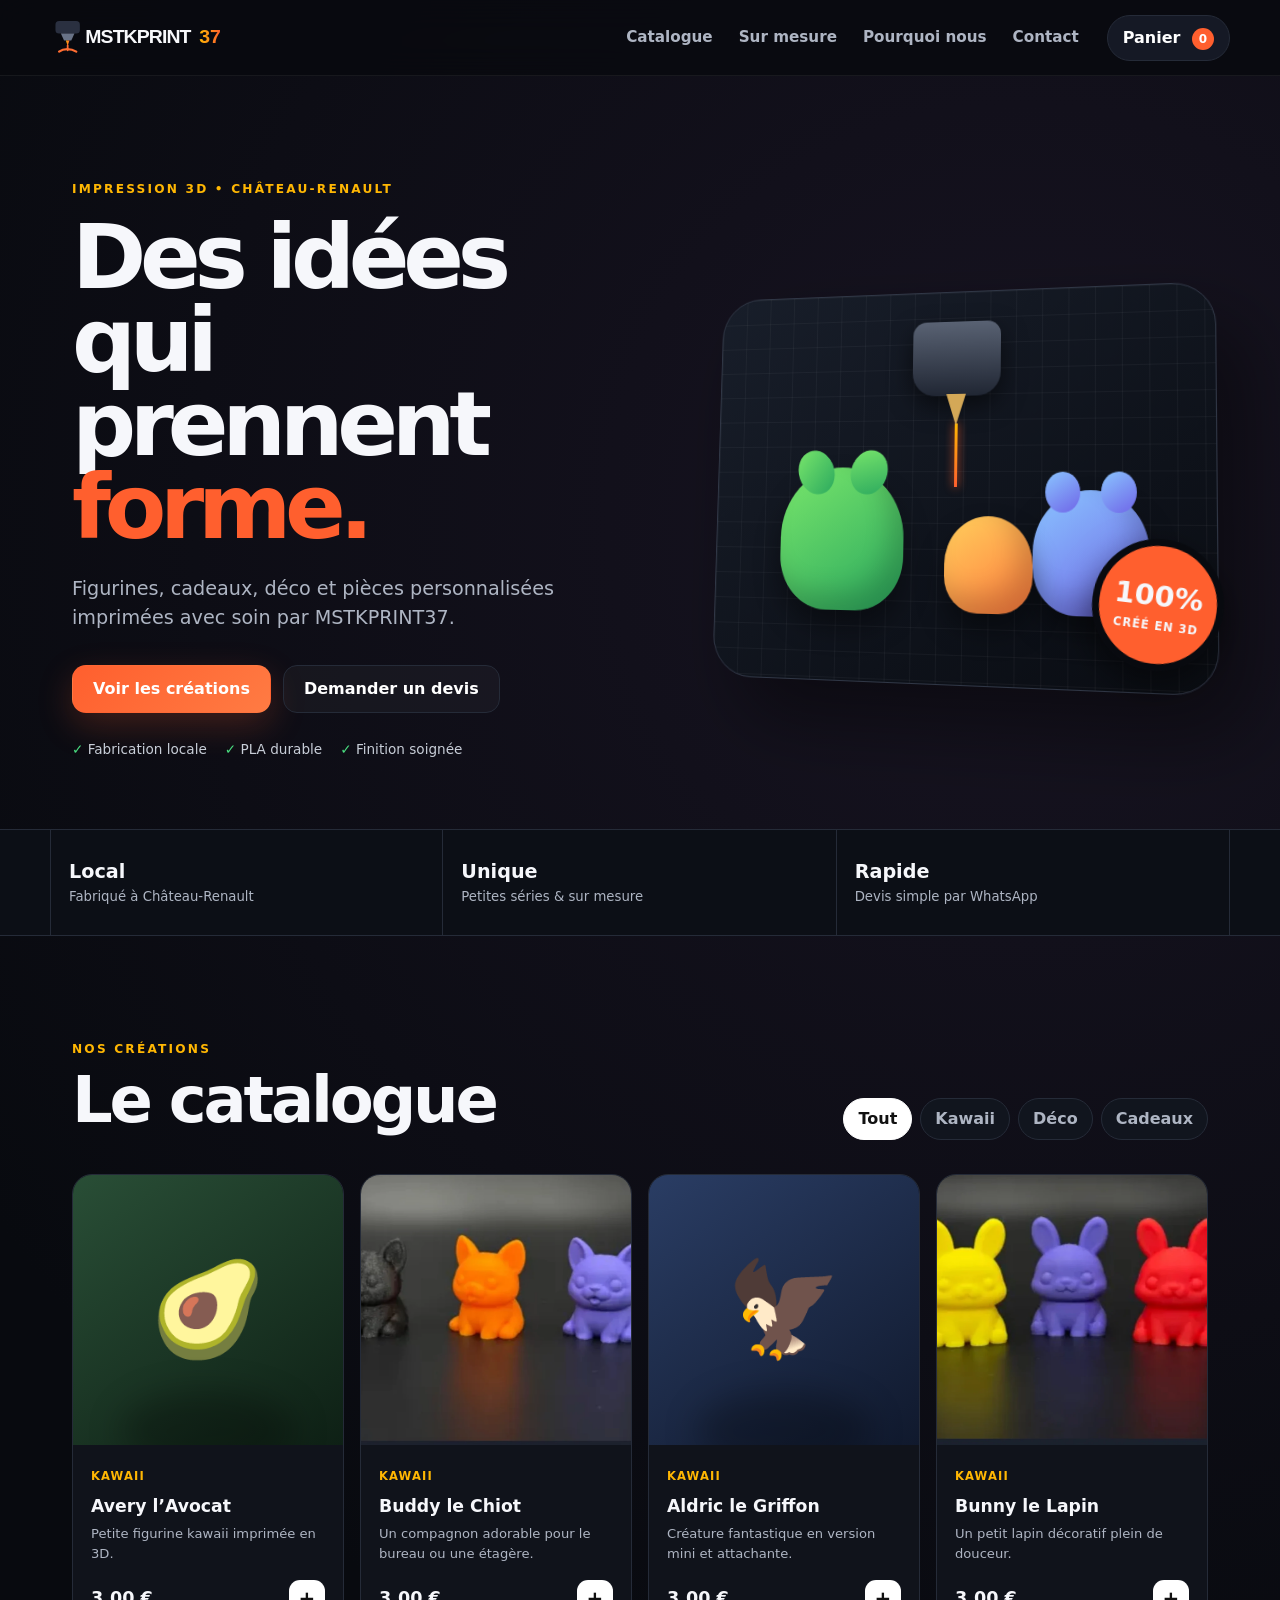
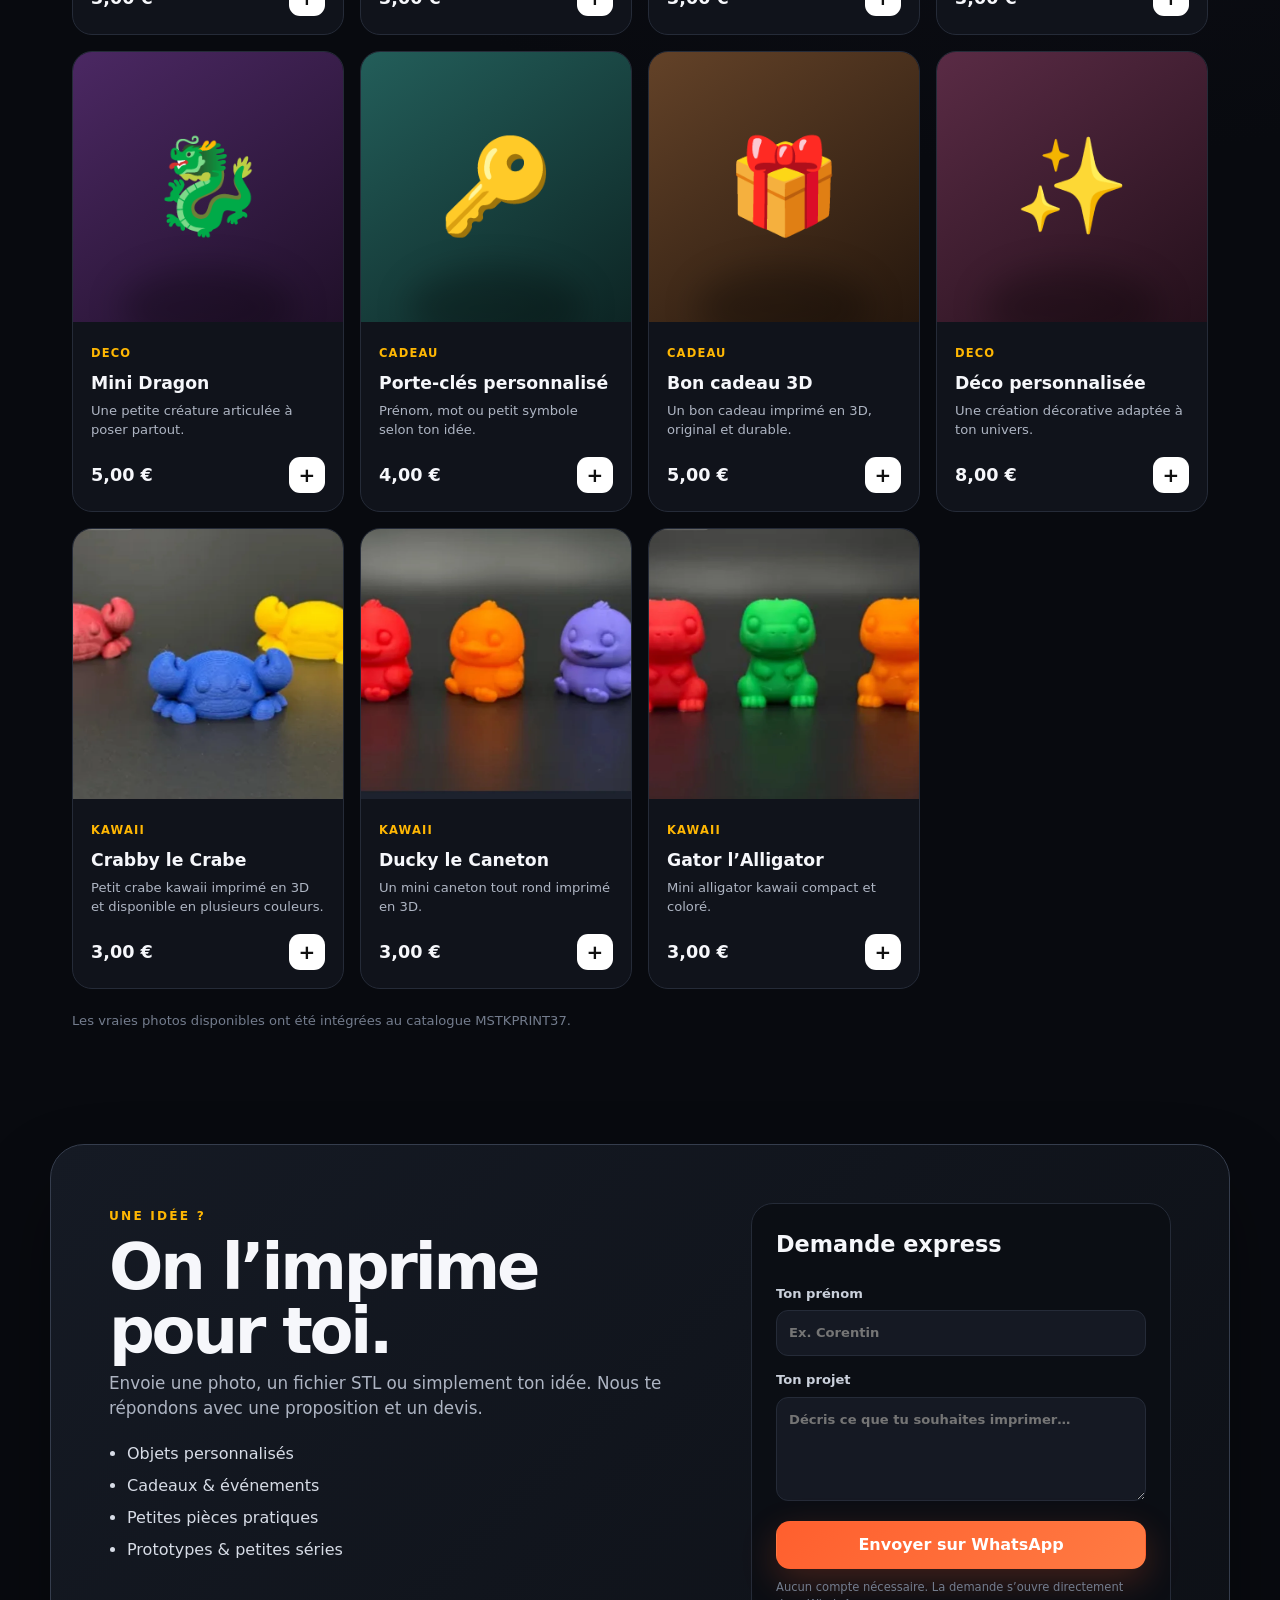
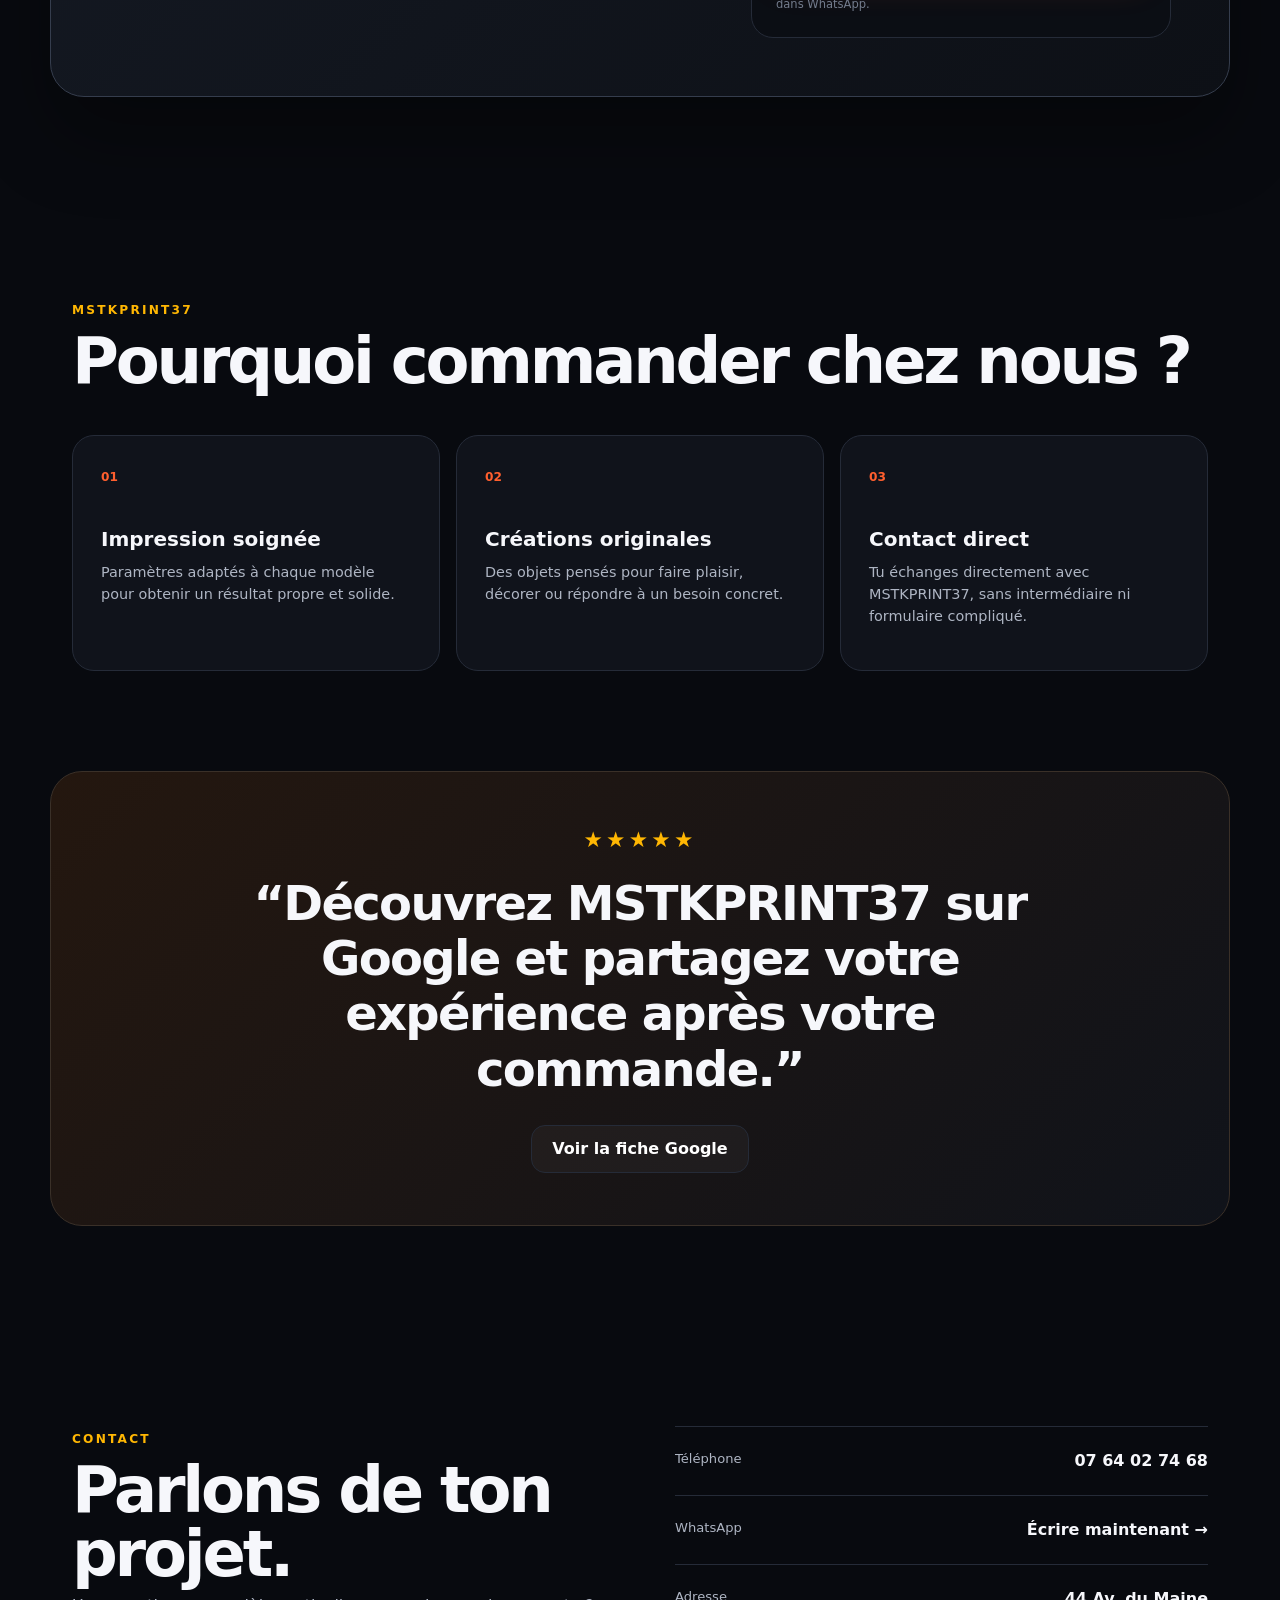
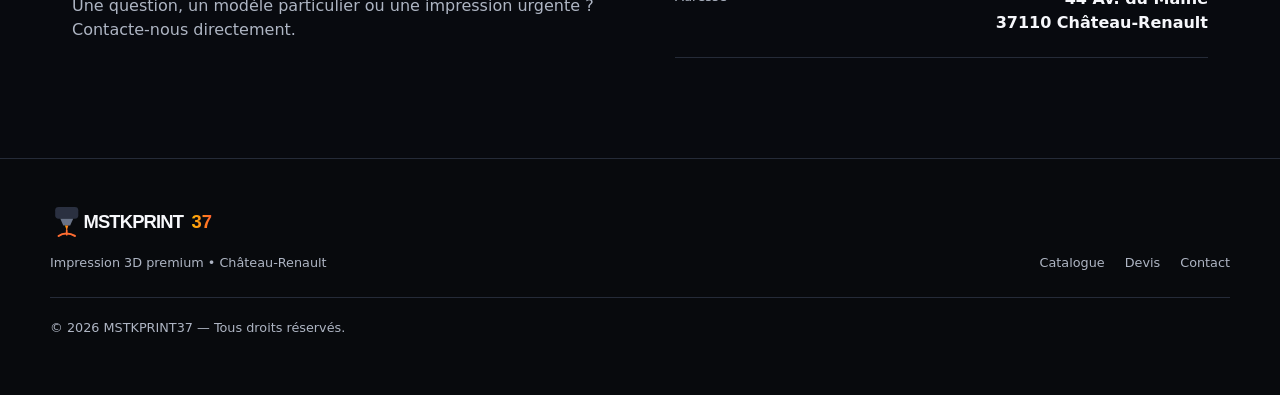
<file: index.html>
<!doctype html>
<html lang="fr">
<head>
  <meta charset="utf-8">
  <meta name="viewport" content="width=device-width, initial-scale=1">
  <title>MSTKPRINT37 — Impression 3D à Château-Renault</title>
  <meta name="description" content="MSTKPRINT37 crée des figurines et objets imprimés en 3D, ainsi que des impressions personnalisées à Château-Renault.">
  <meta name="theme-color" content="#0b0d12">
  <meta property="og:title" content="MSTKPRINT37 — Impression 3D premium">
  <meta property="og:description" content="Figurines, cadeaux et impressions 3D personnalisées.">
  <meta property="og:type" content="website">
  <link rel="icon" href="assets/favicon.svg" type="image/svg+xml">
  <link rel="stylesheet" href="styles.css">
</head>
<body>
  <header class="site-header" id="top">
    <a class="brand" href="#top" aria-label="MSTKPRINT37 accueil">
      <img src="assets/logo.svg" alt="Logo MSTKPRINT37">
    </a>
    <button class="menu-btn" id="menuBtn" aria-label="Ouvrir le menu" aria-expanded="false">☰</button>
    <nav class="nav" id="mainNav" aria-label="Navigation principale">
      <a href="#catalogue">Catalogue</a>
      <a href="#sur-mesure">Sur mesure</a>
      <a href="#pourquoi">Pourquoi nous</a>
      <a href="#contact">Contact</a>
    </nav>
    <button class="cart-btn" id="cartBtn" aria-label="Ouvrir le panier">Panier <span id="cartCount">0</span></button>
  </header>

  <main>
    <section class="hero">
      <div class="hero-copy reveal">
        <span class="eyebrow">IMPRESSION 3D • CHÂTEAU-RENAULT</span>
        <h1>Des idées qui prennent <span>forme.</span></h1>
        <p>Figurines, cadeaux, déco et pièces personnalisées imprimées avec soin par MSTKPRINT37.</p>
        <div class="hero-actions">
          <a class="btn primary" href="#catalogue">Voir les créations</a>
          <a class="btn ghost" href="#sur-mesure">Demander un devis</a>
        </div>
        <div class="trust-row">
          <span>✓ Fabrication locale</span>
          <span>✓ PLA durable</span>
          <span>✓ Finition soignée</span>
        </div>
      </div>
      <div class="hero-art reveal" aria-hidden="true">
        <div class="print-bed">
          <div class="nozzle"><span></span></div>
          <div class="model model-a"></div>
          <div class="model model-b"></div>
          <div class="model model-c"></div>
          <div class="grid-lines"></div>
        </div>
        <div class="hero-badge"><strong>100%</strong><span>créé en 3D</span></div>
      </div>
    </section>

    <section class="stats-strip">
      <div><strong>Local</strong><span>Fabriqué à Château-Renault</span></div>
      <div><strong>Unique</strong><span>Petites séries & sur mesure</span></div>
      <div><strong>Rapide</strong><span>Devis simple par WhatsApp</span></div>
    </section>

    <section class="section" id="catalogue">
      <div class="section-head reveal">
        <div><span class="eyebrow">NOS CRÉATIONS</span><h2>Le catalogue</h2></div>
        <div class="filters" role="group" aria-label="Filtres du catalogue">
          <button class="filter active" data-filter="all">Tout</button>
          <button class="filter" data-filter="kawaii">Kawaii</button>
          <button class="filter" data-filter="deco">Déco</button>
          <button class="filter" data-filter="cadeau">Cadeaux</button>
        </div>
      </div>
      <div class="products-grid" id="productsGrid"></div>
      <p class="catalog-note">Les vraies photos disponibles ont été intégrées au catalogue MSTKPRINT37.</p>
    </section>

    <section class="custom-section" id="sur-mesure">
      <div class="custom-card reveal">
        <div>
          <span class="eyebrow">UNE IDÉE ?</span>
          <h2>On l’imprime pour toi.</h2>
          <p>Envoie une photo, un fichier STL ou simplement ton idée. Nous te répondons avec une proposition et un devis.</p>
          <ul>
            <li>Objets personnalisés</li>
            <li>Cadeaux & événements</li>
            <li>Petites pièces pratiques</li>
            <li>Prototypes & petites séries</li>
          </ul>
        </div>
        <div class="quote-box">
          <h3>Demande express</h3>
          <label>Ton prénom<input id="quoteName" placeholder="Ex. Corentin"></label>
          <label>Ton projet<textarea id="quoteProject" rows="4" placeholder="Décris ce que tu souhaites imprimer…"></textarea></label>
          <button class="btn primary full" id="quoteWhatsapp">Envoyer sur WhatsApp</button>
          <small>Aucun compte nécessaire. La demande s’ouvre directement dans WhatsApp.</small>
        </div>
      </div>
    </section>

    <section class="section" id="pourquoi">
      <div class="section-head reveal"><div><span class="eyebrow">MSTKPRINT37</span><h2>Pourquoi commander chez nous ?</h2></div></div>
      <div class="features">
        <article class="feature reveal"><span>01</span><h3>Impression soignée</h3><p>Paramètres adaptés à chaque modèle pour obtenir un résultat propre et solide.</p></article>
        <article class="feature reveal"><span>02</span><h3>Créations originales</h3><p>Des objets pensés pour faire plaisir, décorer ou répondre à un besoin concret.</p></article>
        <article class="feature reveal"><span>03</span><h3>Contact direct</h3><p>Tu échanges directement avec MSTKPRINT37, sans intermédiaire ni formulaire compliqué.</p></article>
      </div>
    </section>

    <section class="review-section">
      <div class="review-card reveal">
        <div class="stars">★★★★★</div>
        <blockquote>“Découvrez MSTKPRINT37 sur Google et partagez votre expérience après votre commande.”</blockquote>
        <a class="btn ghost" href="https://www.google.com/search?q=MSTKPRINT37+Chateau-Renault" target="_blank" rel="noopener">Voir la fiche Google</a>
      </div>
    </section>

    <section class="section contact" id="contact">
      <div class="contact-grid reveal">
        <div>
          <span class="eyebrow">CONTACT</span>
          <h2>Parlons de ton projet.</h2>
          <p>Une question, un modèle particulier ou une impression urgente ? Contacte-nous directement.</p>
        </div>
        <div class="contact-list">
          <a href="tel:+33764027468"><span>Téléphone</span><strong>07 64 02 74 68</strong></a>
          <a href="https://wa.me/33764027468" target="_blank" rel="noopener"><span>WhatsApp</span><strong>Écrire maintenant →</strong></a>
          <a href="https://www.google.com/maps/search/?api=1&query=44+Av+du+Maine+37110+Chateau-Renault" target="_blank" rel="noopener"><span>Adresse</span><strong>44 Av. du Maine<br>37110 Château-Renault</strong></a>
        </div>
      </div>
    </section>
  </main>

  <footer>
    <div class="footer-brand"><img src="assets/logo.svg" alt="MSTKPRINT37"><p>Impression 3D premium • Château-Renault</p></div>
    <div><a href="#catalogue">Catalogue</a><a href="#sur-mesure">Devis</a><a href="#contact">Contact</a></div>
    <p>© <span id="year"></span> MSTKPRINT37 — Tous droits réservés.</p>
  </footer>

  <aside class="cart-drawer" id="cartDrawer" aria-hidden="true">
    <div class="cart-head"><h2>Ton panier</h2><button id="closeCart" aria-label="Fermer">×</button></div>
    <div id="cartItems" class="cart-items"></div>
    <div class="cart-footer">
      <div class="cart-total"><span>Total estimé</span><strong id="cartTotal">0,00 €</strong></div>
      <button class="btn primary full" id="orderWhatsapp">Commander par WhatsApp</button>
      <small>Le paiement n’est pas effectué sur ce site. Tu confirmes la commande directement avec MSTKPRINT37.</small>
    </div>
  </aside>
  <div class="overlay" id="overlay"></div>

  <div class="toast" id="toast" role="status" aria-live="polite"></div>
  <script src="app.js"></script>
</body>
</html>
</file>
<file: styles.css>
:root{--bg:#080a0f;--panel:#10131b;--panel2:#151924;--text:#f6f7fb;--muted:#aeb5c3;--line:#252b38;--accent:#ff5f2e;--accent2:#ffb703;--green:#4ade80;--radius:24px;--max:1180px}
*{box-sizing:border-box}html{scroll-behavior:smooth}body{margin:0;font-family:Inter,ui-sans-serif,system-ui,-apple-system,BlinkMacSystemFont,"Segoe UI",sans-serif;background:radial-gradient(circle at 80% 10%,#171321 0,transparent 26%),var(--bg);color:var(--text);line-height:1.5}a{color:inherit;text-decoration:none}button,input,textarea{font:inherit}.site-header{position:sticky;top:0;z-index:50;height:76px;display:flex;align-items:center;gap:28px;padding:0 max(22px,calc((100vw - var(--max))/2));background:rgba(8,10,15,.78);backdrop-filter:blur(16px);border-bottom:1px solid rgba(255,255,255,.06)}.brand img{width:190px;display:block}.nav{display:flex;gap:26px;margin-left:auto}.nav a{color:var(--muted);font-weight:650;font-size:.95rem}.nav a:hover{color:#fff}.cart-btn,.menu-btn{border:1px solid var(--line);background:#151925;color:#fff;border-radius:999px;padding:10px 15px;font-weight:800;cursor:pointer}.cart-btn span{display:inline-grid;place-items:center;margin-left:6px;min-width:22px;height:22px;border-radius:50%;background:var(--accent);font-size:.75rem}.menu-btn{display:none;margin-left:auto}.hero{max-width:var(--max);margin:auto;min-height:680px;padding:100px 22px 70px;display:grid;grid-template-columns:1.05fr .95fr;gap:70px;align-items:center}.eyebrow{font-size:.76rem;font-weight:900;letter-spacing:.18em;color:var(--accent2)}h1,h2,h3,p{margin-top:0}h1{font-size:clamp(3.2rem,7vw,6.6rem);line-height:.93;letter-spacing:-.07em;margin:16px 0 26px;max-width:760px}h1 span{color:var(--accent)}.hero-copy>p{font-size:1.2rem;max-width:650px;color:var(--muted)}.hero-actions{display:flex;gap:12px;margin:32px 0 26px;flex-wrap:wrap}.btn{display:inline-flex;align-items:center;justify-content:center;min-height:48px;padding:0 20px;border-radius:14px;font-weight:850;border:1px solid transparent;cursor:pointer}.btn.primary{background:linear-gradient(135deg,var(--accent),#ff7b43);color:#fff;box-shadow:0 12px 35px rgba(255,95,46,.22)}.btn.ghost{background:rgba(255,255,255,.035);border-color:var(--line);color:#fff}.btn.full{width:100%}.trust-row{display:flex;gap:18px;flex-wrap:wrap;color:#c8ced8;font-size:.85rem}.trust-row span::first-letter{color:var(--green)}.hero-art{position:relative;min-height:430px}.print-bed{position:absolute;inset:35px 0 0;background:linear-gradient(145deg,#181e2a,#090c12);border:1px solid #303746;border-radius:42px;transform:perspective(850px) rotateY(-10deg) rotateX(4deg);box-shadow:30px 38px 80px rgba(0,0,0,.45);overflow:hidden}.grid-lines{position:absolute;inset:0;background-image:linear-gradient(rgba(255,255,255,.04) 1px,transparent 1px),linear-gradient(90deg,rgba(255,255,255,.04) 1px,transparent 1px);background-size:26px 26px}.nozzle{position:absolute;top:30px;left:50%;width:90px;height:76px;transform:translateX(-50%);border-radius:14px 14px 24px 24px;background:linear-gradient(#596273,#202633);z-index:3;box-shadow:0 10px 25px #0008}.nozzle:after{content:"";position:absolute;left:35px;bottom:-30px;border-left:10px solid transparent;border-right:10px solid transparent;border-top:32px solid #d4a857}.nozzle span{position:absolute;left:44px;bottom:-92px;width:3px;height:64px;background:linear-gradient(var(--accent2),var(--accent));box-shadow:0 0 10px var(--accent);z-index:-1}.model{position:absolute;bottom:70px;border-radius:50% 50% 38% 38%;z-index:2;box-shadow:0 16px 28px rgba(0,0,0,.4),inset -14px -18px 26px rgba(0,0,0,.18)}.model:before,.model:after{content:"";position:absolute;background:inherit;border-radius:50%}.model-a{left:70px;width:130px;height:145px;background:linear-gradient(145deg,#79e66b,#2aa85e)}.model-a:before{width:38px;height:46px;left:18px;top:-18px;transform:rotate(-20deg)}.model-a:after{width:38px;height:46px;right:18px;top:-18px;transform:rotate(20deg)}.model-b{right:62px;width:112px;height:122px;background:linear-gradient(145deg,#8ac5ff,#6f65e8)}.model-b:before{width:34px;height:40px;left:12px;top:-18px}.model-b:after{width:34px;height:40px;right:12px;top:-18px}.model-c{left:48%;width:88px;height:96px;background:linear-gradient(145deg,#ffcf5c,#ff7a3e)}.hero-badge{position:absolute;right:-16px;bottom:12px;width:132px;height:132px;border-radius:50%;display:grid;place-content:center;text-align:center;background:var(--accent);border:7px solid var(--bg);transform:rotate(7deg);box-shadow:0 14px 35px #0008}.hero-badge strong{font-size:1.8rem}.hero-badge span{font-size:.72rem;text-transform:uppercase;font-weight:850;letter-spacing:.08em}.stats-strip{border-block:1px solid var(--line);background:#0c0f16;display:grid;grid-template-columns:repeat(3,1fr);padding:0 max(22px,calc((100vw - var(--max))/2))}.stats-strip div{padding:28px 18px;border-right:1px solid var(--line);display:flex;flex-direction:column}.stats-strip div:first-child{border-left:1px solid var(--line)}.stats-strip strong{font-size:1.2rem}.stats-strip span{font-size:.83rem;color:var(--muted)}.section{max-width:var(--max);margin:auto;padding:100px 22px}.section-head{display:flex;align-items:flex-end;justify-content:space-between;gap:20px;margin-bottom:34px}.section h2,.custom-section h2{font-size:clamp(2.2rem,5vw,4.4rem);line-height:1;letter-spacing:-.05em;margin:8px 0}.filters{display:flex;gap:8px;flex-wrap:wrap}.filter{border:1px solid var(--line);background:#11151e;color:var(--muted);border-radius:999px;padding:8px 14px;font-weight:750;cursor:pointer}.filter.active{background:#fff;color:#111;border-color:#fff}.products-grid{display:grid;grid-template-columns:repeat(4,1fr);gap:16px}.product-card{background:var(--panel);border:1px solid var(--line);border-radius:20px;overflow:hidden;transition:.25s}.product-card:hover{transform:translateY(-5px);border-color:#3d4658}.product-art{aspect-ratio:1/1;display:grid;place-items:center;font-size:5.8rem;position:relative;overflow:hidden}.product-art:after{content:"";position:absolute;width:65%;height:30%;bottom:-10%;border-radius:50%;background:#0004;filter:blur(16px)}.art-1{background:linear-gradient(145deg,#294e36,#0e2015)}.art-2{background:linear-gradient(145deg,#52352c,#241611)}.art-3{background:linear-gradient(145deg,#2a3d64,#10192d)}.art-4{background:linear-gradient(145deg,#594128,#271b0d)}.art-5{background:linear-gradient(145deg,#4b2863,#201029)}.art-6{background:linear-gradient(145deg,#235e5a,#0d2524)}.art-7{background:linear-gradient(145deg,#634228,#25170d)}.art-8{background:linear-gradient(145deg,#5a2b45,#24101b)}.product-body{padding:18px}.product-meta{font-size:.72rem;color:var(--accent2);font-weight:850;text-transform:uppercase;letter-spacing:.1em}.product-title{font-size:1.08rem;margin:7px 0 4px}.product-desc{font-size:.82rem;color:var(--muted);min-height:40px}.product-bottom{display:flex;justify-content:space-between;align-items:center;margin-top:16px}.price{font-weight:900;font-size:1.1rem}.add-btn{border:0;background:#fff;color:#111;width:36px;height:36px;border-radius:11px;font-size:1.25rem;font-weight:900;cursor:pointer}.catalog-note{color:#737c8d;font-size:.82rem;margin-top:22px}.custom-section{padding:0 22px 100px}.custom-card{max-width:var(--max);margin:auto;border:1px solid #353d4d;border-radius:34px;background:linear-gradient(135deg,#151a24,#0d1016);padding:58px;display:grid;grid-template-columns:1fr 420px;gap:75px;box-shadow:0 40px 80px #0005}.custom-card>div>p{color:var(--muted);font-size:1.05rem;max-width:600px}.custom-card ul{padding-left:18px;color:#d7dce6;line-height:2}.quote-box{background:#0b0e14;border:1px solid var(--line);border-radius:22px;padding:24px}.quote-box h3{font-size:1.4rem}.quote-box label{display:block;margin:14px 0;font-size:.82rem;font-weight:750;color:#cad0db}.quote-box input,.quote-box textarea{width:100%;margin-top:7px;border:1px solid var(--line);border-radius:12px;background:#151923;color:#fff;padding:12px;outline:none}.quote-box input:focus,.quote-box textarea:focus{border-color:var(--accent)}.quote-box small,.cart-footer small{display:block;color:#737c8d;margin-top:10px;font-size:.72rem}.features{display:grid;grid-template-columns:repeat(3,1fr);gap:16px}.feature{border:1px solid var(--line);background:var(--panel);border-radius:22px;padding:28px}.feature>span{font-size:.76rem;font-weight:900;color:var(--accent)}.feature h3{margin:36px 0 8px;font-size:1.25rem}.feature p{color:var(--muted);font-size:.9rem}.review-section{padding:0 22px 100px}.review-card{max-width:var(--max);margin:auto;padding:52px;text-align:center;border-radius:32px;background:linear-gradient(135deg,#24170f,#10131a);border:1px solid #3a3028}.stars{letter-spacing:.15em;color:var(--accent2);font-size:1.35rem}.review-card blockquote{font-size:clamp(1.5rem,4vw,3rem);line-height:1.15;font-weight:800;letter-spacing:-.035em;max-width:900px;margin:20px auto 28px}.contact-grid{display:grid;grid-template-columns:1fr 1fr;gap:70px}.contact-grid>div>p{color:var(--muted);max-width:550px}.contact-list{border-top:1px solid var(--line)}.contact-list a{display:flex;justify-content:space-between;gap:25px;padding:22px 0;border-bottom:1px solid var(--line);align-items:flex-start}.contact-list span{color:var(--muted);font-size:.82rem}.contact-list strong{text-align:right}footer{padding:45px max(22px,calc((100vw - var(--max))/2));border-top:1px solid var(--line);background:#080a0d;display:grid;grid-template-columns:1fr auto;gap:25px;align-items:end;color:var(--muted);font-size:.8rem}.footer-brand img{width:180px}.footer-brand p{margin:6px 0 0}footer>div:nth-child(2){display:flex;gap:20px}footer>p{grid-column:1/-1;border-top:1px solid var(--line);padding-top:20px}.cart-drawer{position:fixed;top:0;right:0;height:100vh;width:min(430px,100%);z-index:100;background:#0d1017;border-left:1px solid var(--line);display:flex;flex-direction:column;transform:translateX(105%);transition:.3s}.cart-drawer.open{transform:none}.overlay{position:fixed;inset:0;z-index:90;background:#000a;opacity:0;pointer-events:none;transition:.3s}.overlay.show{opacity:1;pointer-events:auto}.cart-head{display:flex;justify-content:space-between;align-items:center;padding:22px;border-bottom:1px solid var(--line)}.cart-head h2{font-size:1.5rem;margin:0}.cart-head button{background:none;border:0;color:#fff;font-size:2rem;cursor:pointer}.cart-items{padding:18px;overflow:auto;flex:1}.cart-empty{text-align:center;color:var(--muted);padding:60px 20px}.cart-item{display:grid;grid-template-columns:55px 1fr auto;gap:12px;align-items:center;padding:12px 0;border-bottom:1px solid var(--line)}.cart-icon{width:55px;height:55px;border-radius:13px;display:grid;place-items:center;background:#171c27;font-size:1.9rem}.cart-item h4{margin:0;font-size:.9rem}.cart-item p{margin:2px 0;color:var(--muted);font-size:.75rem}.remove{border:0;background:none;color:#ff8470;font-size:1.2rem;cursor:pointer}.cart-footer{padding:18px;border-top:1px solid var(--line)}.cart-total{display:flex;justify-content:space-between;margin-bottom:16px}.toast{position:fixed;left:50%;bottom:24px;z-index:200;transform:translate(-50%,30px);opacity:0;background:#fff;color:#111;padding:11px 16px;border-radius:999px;font-weight:800;font-size:.84rem;transition:.25s;pointer-events:none}.toast.show{opacity:1;transform:translate(-50%,0)}.reveal{opacity:0;transform:translateY(20px);transition:.65s}.reveal.visible{opacity:1;transform:none}
@media(max-width:980px){.nav{position:absolute;top:76px;left:16px;right:16px;background:#11151d;border:1px solid var(--line);border-radius:18px;padding:16px;display:none;flex-direction:column}.nav.open{display:flex}.menu-btn{display:block}.cart-btn{margin-left:0}.hero{grid-template-columns:1fr;padding-top:65px;gap:35px}.hero-art{min-height:390px}.products-grid{grid-template-columns:repeat(2,1fr)}.custom-card{grid-template-columns:1fr;padding:38px;gap:35px}.features{grid-template-columns:1fr}.contact-grid{grid-template-columns:1fr;gap:30px}}
@media(max-width:620px){.site-header{padding:0 14px;gap:8px}.brand img{width:148px}.cart-btn{padding:9px 11px;font-size:.8rem}.hero{padding-inline:16px;min-height:auto}.hero-art{min-height:330px}.print-bed{inset:20px 0 0}.model-a{left:35px}.model-b{right:28px}.hero-badge{width:100px;height:100px;right:-2px}.stats-strip{grid-template-columns:1fr;padding:0 16px}.stats-strip div,.stats-strip div:first-child{border-left:0;border-right:0;border-bottom:1px solid var(--line)}.section{padding:75px 16px}.section-head{align-items:flex-start;flex-direction:column}.products-grid{grid-template-columns:1fr}.product-art{aspect-ratio:1.25/1}.custom-section,.review-section{padding-inline:16px}.custom-card{padding:26px 20px;border-radius:24px}.review-card{padding:35px 20px}.contact-grid{gap:20px}footer{grid-template-columns:1fr;padding-inline:16px}.contact-list a{flex-direction:column;gap:6px}.contact-list strong{text-align:left}}

/* V1 + vraies photos produits */
.product-art.product-photo{background:#121722;padding:0}
.product-art.product-photo img{width:100%;height:100%;object-fit:cover;display:block}
.product-art.product-photo:after{display:none}
.cart-photo{width:55px;height:55px;border-radius:13px;object-fit:cover;background:#171c27}
</file>
